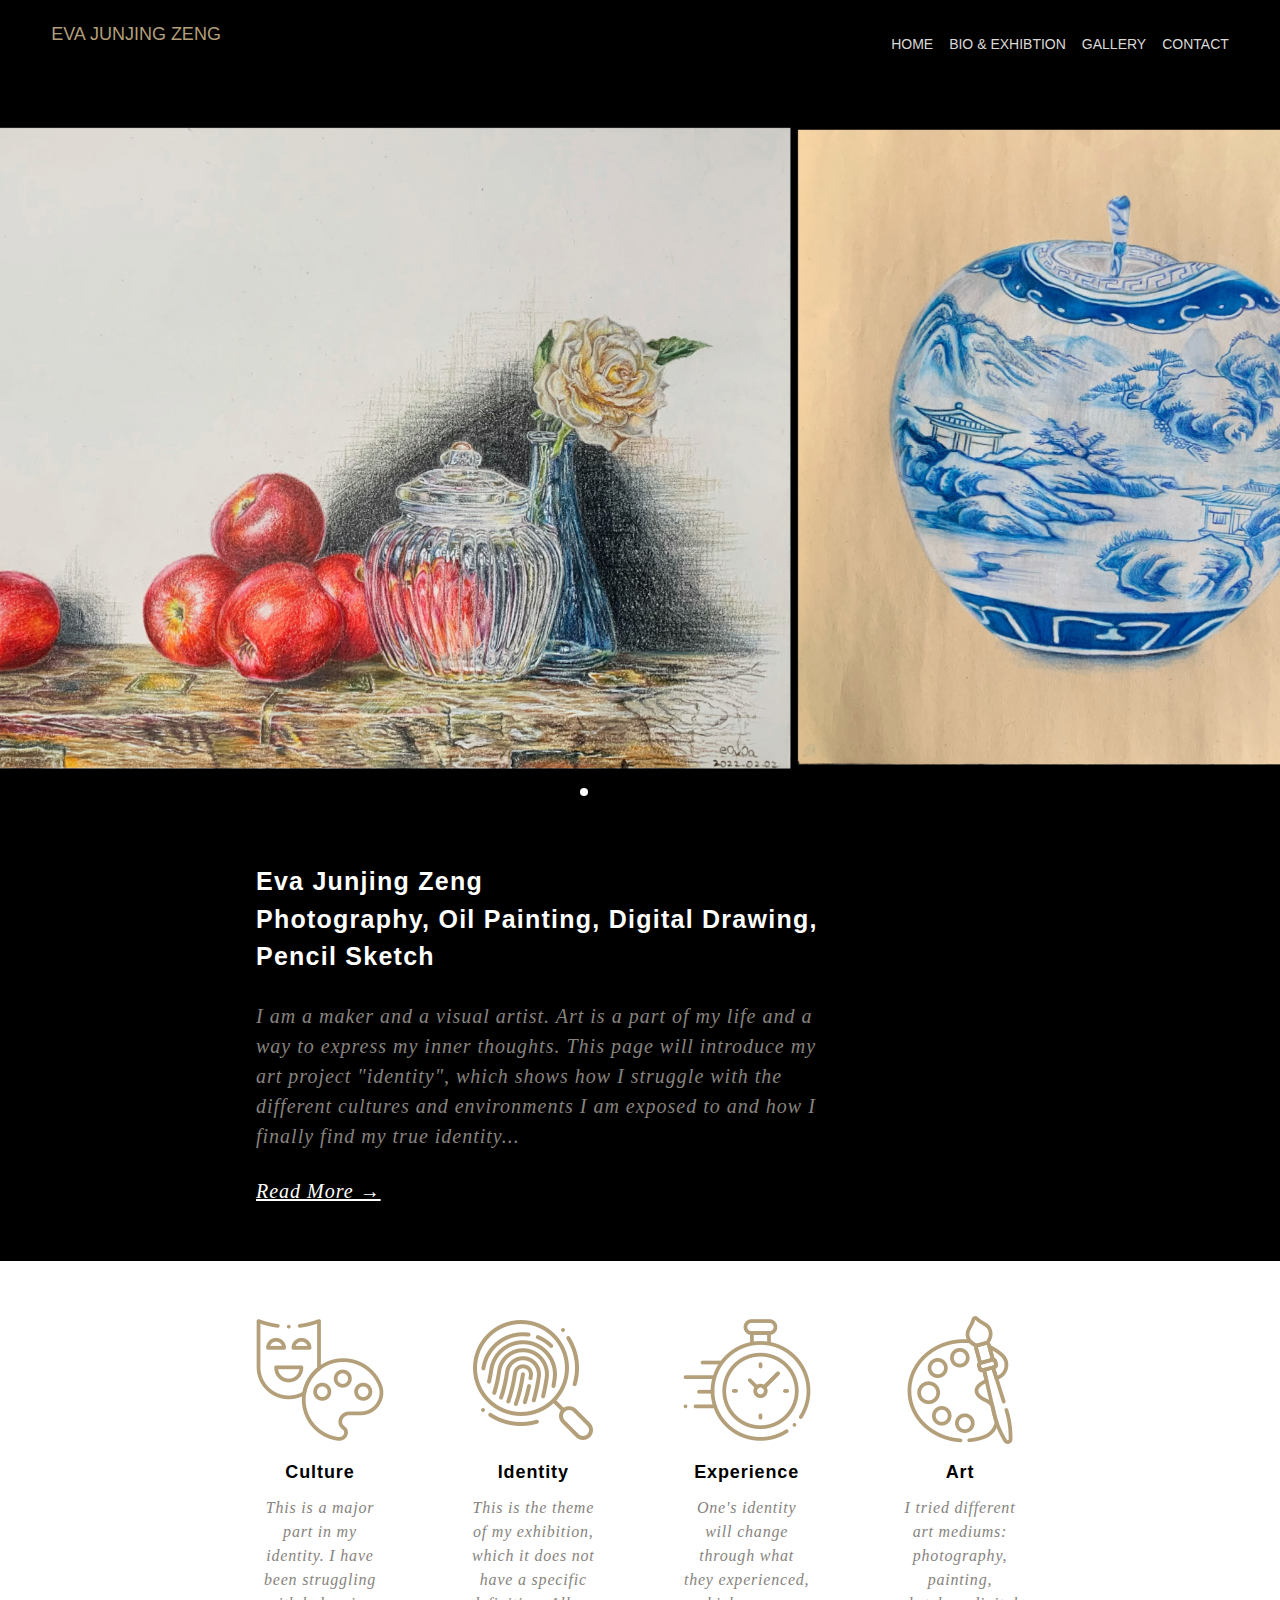
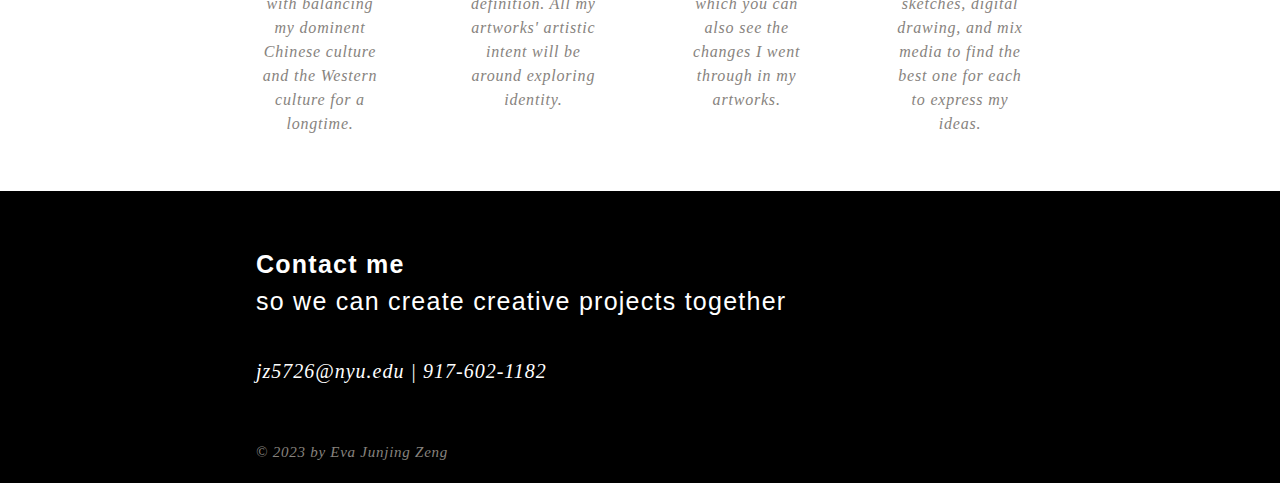
<file: index.html>
<!DOCTYPE html>
<html>

<head>
    <meta charset="utf-8">
    <meta name="viewport" content="width=device-width, initial-scale=1">
    <title>HOME|Identity</title>
    <link rel="stylesheet" href="https://cdn.jsdelivr.net/npm/swiper@9/swiper-bundle.min.css" /> <!-- Swiper stylesheet -->
    <link rel="stylesheet" type="text/css" href="style.css">
</head>

<body>
    <!-- Top Navigation Bar -->
    <div class="topnav">
        <div><a href="index.html" class='name'>EVA JUNJING ZENG</a></div>
        <a href="index.html">HOME</a>
        <a href="BIO.html">BIO & EXHIBTION</a>
        <a href="GALLERY.html">GALLERY</a>
        <a href="#contact">CONTACT</a>
    </div>
    
    <!-- Swiper of Artworks -->
    <div class="swiper mySwiper">
        <div class="swiper-wrapper">
            <div class="swiper-slide"><img src="Artworks/Transformation-bg.jpg"></div>
            <div class="swiper-slide"><img src="Artworks/WashAway-bg.jpg"></div>
            <div class="swiper-slide"><img src="Artworks/Puzzle-bg.jpg"></div>
            <div class="swiper-slide"><img src="Artworks/Lost-bg.jpg"></div>
            <div class="swiper-slide"><img src="Artworks/BirdOfParadise-bg.jpg"></div>
            <div class="swiper-slide"><img src="Artworks/HumanoidVase-bg.jpg"></div>
            <div class="swiper-slide"><img src="Artworks/AlterEgoSelfPortrait-bg.jpg"></div>
            <div class="swiper-slide"><img src="Artworks/TheBallonChasers-bg.jpg"></div>
        </div>
        <div class="swiper-pagination"></div>
    </div>

    <!-- Abt Me & Exhibition Summary -->
    <div>
        <heading> Eva Junjing Zeng <br> Photography, Oil Painting, Digital Drawing, Pencil Sketch </heading>
        <descrip> I am a maker and a visual artist. Art is a part of my life and a way to express my inner thoughts. This page will introduce my art project "identity", which shows how I struggle with the different cultures and environments I am exposed to and how I finally find my true identity... </descrip>
        <div class="readMore">
            <descrip-white> <a href="BIO.html">Read More →</a> </descrip-white>
        </div>
    </div>
    <!-- Theme Description -->
    <div class="theme">
        <!-- Culture -->
        <div id="culture">
            <img src="culture.png">
            <theme-title> Culture </theme-title>
            <theme-descrip> This is a major part in my identity. I have been struggling with balancing my dominent Chinese culture and the Western culture for a longtime. </theme-descrip>
        </div>
        <!-- Identity -->
        <div id="identity">
            <img src="identity.png">
            <theme-title> Identity </theme-title>
            <theme-descrip> This is the theme of my exhibition, which it does not have a specific definition. All my artworks' artistic intent will be around exploring identity. </theme-descrip>
        </div>
        <!-- Experience -->
        <div id="experience">
            <img src="clock.png">
            <theme-title> Experience </theme-title>
            <theme-descrip> One's identity will change through what they experienced, which you can also see the changes I went through in my artworks. </theme-descrip>
        </div>
        <!-- Art -->
        <div id="art">
            <img src="art.png">
            <theme-title> Art </theme-title>
            <theme-descrip> I tried different art mediums: photography, painting, sketches, digital drawing, and mix media to find the best one for each to express my ideas. </theme-descrip>
        </div>
    </div>
    <!-- Contact -->
    <div id="contact">
        <heading> Contact me </heading>
        <heading-thinner> so we can create creative projects together </heading-thinner>
        <descrip-white> jz5726@nyu.edu | 917-602-1182</descrip-white>
        <copyright> © 2023 by Eva Junjing Zeng</copyright>
    </div>
    <script src="https://cdn.jsdelivr.net/npm/swiper@9/swiper-bundle.min.js"></script>
    <script type="text/javascript" src="script.js"></script>
</body>

</html>
</file>
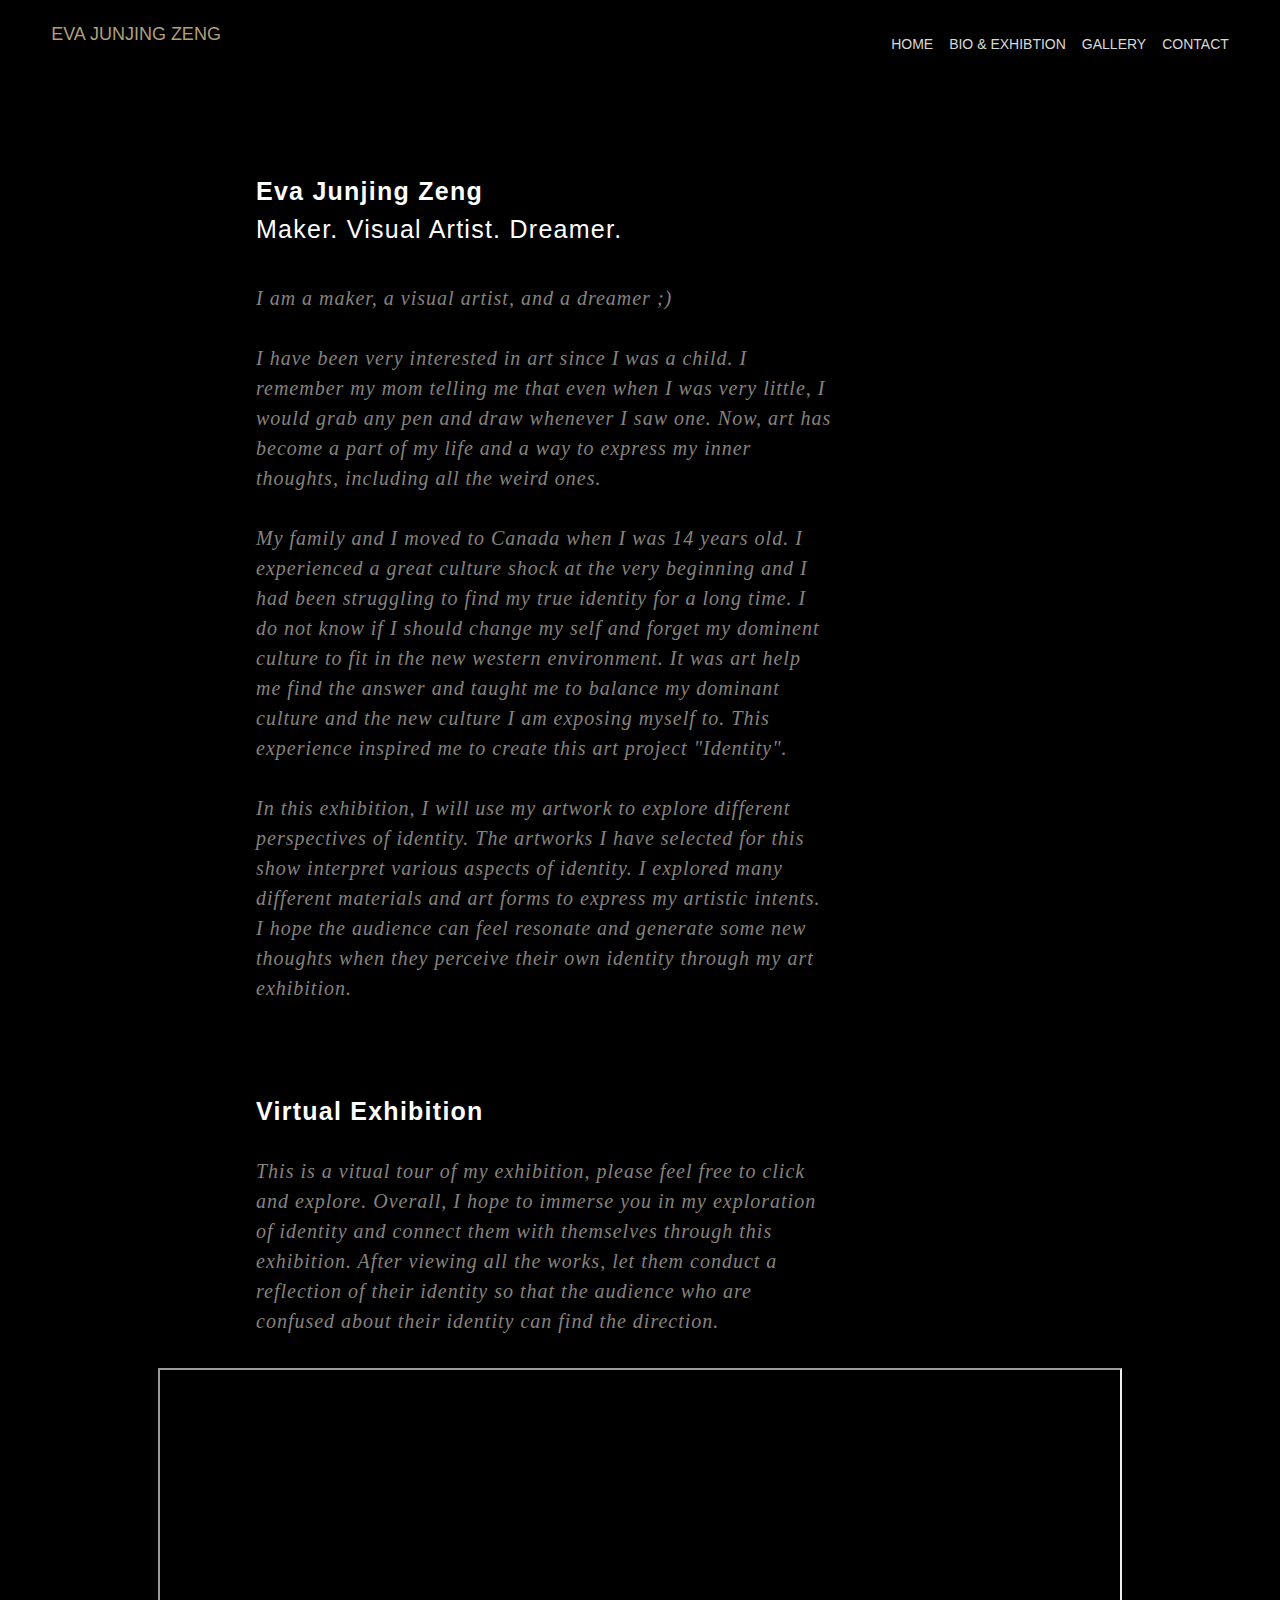
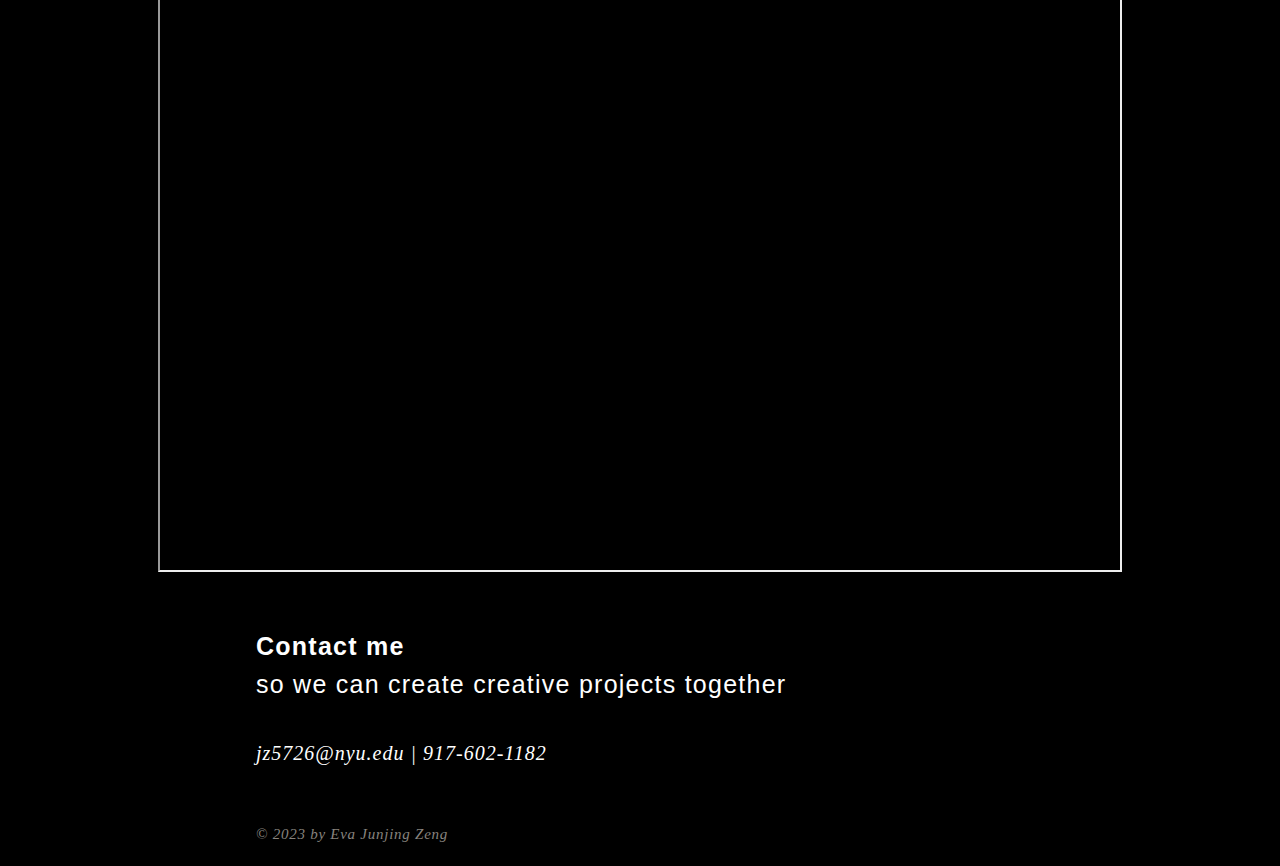
<file: BIO.html>
<!DOCTYPE html>
<html>
<head>
    <meta charset="utf-8">
    <meta name="viewport" content="width=device-width, initial-scale=1">
    <title>BIO|Identity</title>
    <link rel="stylesheet" type="text/css" href="style.css">
</head>
<body>
    <!-- Top Navigation Bar -->
    <div class="topnav">
        <div><a href="index.html" class='name'>EVA JUNJING ZENG</a></div>
        <a href="index.html">HOME</a>
        <a href="BIO.html">BIO & EXHIBTION</a>
        <a href="GALLERY.html">GALLERY</a>
        <a href="#contact-bio">CONTACT</a>
    </div>

    <!-- Abt Me & Exhibition Summary -->
    <div class="bio">
        <heading> Eva Junjing Zeng </heading>
        <heading-thinner> Maker. Visual Artist. Dreamer. <br>
        </heading-thinner>
        <descrip> I am a maker, a visual artist, and a dreamer ;)<br>
        <br> I have been very interested in art since I was a child. I remember my mom telling me that even when I was very little, I would grab any pen and draw whenever I saw one. Now, art has become a part of my life and a way to express my inner thoughts, including all the weird ones.<br>
        <br> My family and I moved to Canada when I was 14 years old. I experienced a great culture shock at the very beginning and I had been struggling to find my true identity for a long time. I do not know if I should change my self and forget my dominent culture to fit in the new western environment. It was art help me find the answer and taught me to balance my dominant culture and the new culture I am exposing myself to. This experience inspired me to create this art project "Identity".<br>
        <br> In this exhibition, I will use my artwork to explore different perspectives of identity. The artworks I have selected for this show interpret various aspects of identity. I explored many different materials and art forms to express my artistic intents. I hope the audience can feel resonate and generate some new thoughts when they perceive their own identity through my art exhibition. 
        </descrip>
    </div>

    <div class="exhibition">
        <heading> Virtual Exhibition </heading>
        <descrip> This is a vitual tour of my exhibition, please feel free to click and explore. Overall, I hope to immerse you in my exploration of identity and connect them with themselves through this exhibition. After viewing all the works, let them conduct a reflection of their identity so that the audience who are confused about their identity can find the direction. </descrip>
        <div id="exhibitionFrameContainer">
            <iframe src="https://galeryst.com/gallery/2159d38b-f898-4c86-94fe-9d69587d16a5/browse" id="virtual-exhibiton"></iframe>
        </div>
    </div>

    <!-- Contact -->
    <div id="contact-bio">
        <heading> Contact me </heading>
        <heading-thinner> so we can create creative projects together </heading-thinner>
        <descrip-white> jz5726@nyu.edu | 917-602-1182</descrip-white>
        <copyright> © 2023 by Eva Junjing Zeng</copyright>
    </div>
</body>
</html>
</file>
<file: style.css>
:root {
	--swiper-theme-color: #fff;
}


body {
	background-color: #000000;
	margin: 0px;
	padding: 0px;
}

heading {
	color: #FFFFFF;
	display: flex;
	padding-left: 20%;
	width: 45%;
	vertical-align: baseline;
	padding-top: 55px;
	line-height: 1.5em;
	letter-spacing: 0.05em;
	font-weight: bold;
	font-size: 25px;
	font-family: sans-serif;
}

heading-thinner {
	color: #FFFFFF;
	display: flex;
	padding-left: 20%;
	width: 45%;
	vertical-align: baseline;
	padding-bottom: 10px;
	line-height: 1.5em;
	letter-spacing: 0.05em;
	font-weight: lighter;
	font-size: 25px;
	font-family: sans-serif;
}

descrip {
	display: flex;
	color: #87837E;
	padding-left: 20%;
	width: 45%;
	padding-top: 25px;
	line-height: 1.5em;
	letter-spacing: 0.05em;
	font-style: italic;
	font-size: 20px;
	font-family: serif;
}

descrip-white {
	display: flex;
	color: #FFFFFF;
	padding-left: 20%;
	width: 45%;
	padding-top: 25px;
	padding-bottom: 55px;
	line-height: 1.5em;
	letter-spacing: 0.05em;
	font-style: italic;
	font-size: 20px;
	font-family: serif;
}

theme-title {
	display: flex;
	color: #000000;
	padding-top: 15px;
	line-height: 1.5em;
	letter-spacing: 0.05em;
	text-align: center;
	font-size: 18px;
	font-weight: bold;
	font-family: sans-serif;
}

theme-descrip {
	display: flex;
	color: #87837E;
	width: 60%;
	padding-top: 10px;
	padding-bottom: 55px;
	line-height: 1.5em;
	letter-spacing: 0.05em;
	vertical-align: baseline;
	text-align: center;
	font-style: italic;
	font-size: 16px;
	font-family: serif;
}

.topnav {
	display: flex;
	overflow: hidden;
	background: transparent;
	border: 0px;
	padding: 1em;
	padding-left: 4vw;
	padding-right: 4vw;
	margin: 0px;
	outline: 0px;
	font-weight: lighter;
	font-family: sans-serif;
	gap: 1em;
	align-items: center;
}

.readMore a{
	color: white;
}

.topnav a {
	color: #DBD9D7;
	padding-top: 20px;
	font-size: 14px;
	text-decoration: none;
}

.topnav > div {
	flex-grow: 1;
}

.topnav a.name {
	color: #B39F79; 
	font-size: 18px;
}

a:visited {
	color: #DBD9D7;
}

a:hover {
	color: #B39F79;
}

.bio {
	padding-top: 50px;
}

.exhibition {
	padding-top: 35px;
	padding-bottom: 35px;
	width: 100%;
	height: 800px;
}

#exhibitionFrameContainer {
	display: flex;
	justify-content: center;
	margin-top: 2em;
}

#virtual-exhibiton {
	/*background-color: #FFFFFF;
	display: block;
	justify-content: center;*/
	width: 75%;
	height: 800px;
}

copyright {
	display: flex;
	color: #87837E;
	padding-left: 20%;
	width: 45%;
	padding-bottom: 20px;
	line-height: 1.5em;
	letter-spacing: 0.05em;
	font-style: italic;
	font-size: 15px;
	font-family: serif;
}

/* GALLERY STYLES */

.galleryContainer {
	margin-top: 280px;
	width: 100%;
	display: flex;
	flex-direction: column;
	align-items: center;
	background-color: #87837E;
}
.galleryItem {
	max-width: 75vw;
	display: grid;
	margin: 2em;
	grid-template-columns: repeat(2, 1fr);
}

.galleryDescription {
	background-color: #000;
	color: #87837E;
	padding: 2em;
}

.galleryThumbnail img {
	width: 100%;
	height: 100%;
	object-fit: cover;
}

.galleryAdditionalImages {
	grid-column-end: span 2;
	display: flex;
	gap: 1em;
	padding: 1em;
	background-color: #000;
}

.galleryAdditionalImages img {
	width: 100%;
}

/* SWIPER STYLES */

.swiper {
	margin-top: 20px;
	width: 100%;
}

.swiper-slide {
  display: flex;
  justify-content: center;
  align-items: center;
}

.swiper-slide img {
  display: block;
  width: 100%;
  height: 80vh;
  object-fit: cover;
}

.gallery-top {
 position: relative;
 height: 300px;
}

#gallery-bg {
 position: absolute;
 margin-top: 0px;
 padding-top: 0px;
 width: 100%;
 opacity: 40%;
}

.gallery-title {
 position: absolute;
 padding-left: 11%;
 padding-top: 50px;
 width: 45%;
 vertical-align: baseline;
 line-height: 1.5em;
 letter-spacing: 0.05em;
 font-weight: bold;
 font-size: 25px;
 font-family: sans-serif;
}


#gallery-text {
 background-color: black;
 position: absolute;
 color: #87837E;
 width: 45%;
 margin-left: 20%;
 margin-top: 150px;
 line-height: 1.5em;
 letter-spacing: 0.05em;
 vertical-align: baseline;
 text-align: leftx;
 font-style: italic;
 font-size: 20px;
 font-family: serif;
}

#contact-bio {
	padding-top: 300px;
	position: relative;
}

#contact-gallery {
	position: relative;
}

.artwork-title {
	color: #FFFFFF;
	display: flex;
	margin-top: 10px;
	padding-top: 0px;
	padding-left: 15%;
	width: 70%;
	margin-bottom: 15px;
	line-height: 1.5em;
	letter-spacing: 0.05em;
	font-weight: normal;
	font-size: 35px;
	font-family: sans-serif;
}

.artwork-descrip {
	color: #FFFFFF;
	display: flex;
	padding-left: 15%;
	width: 70%;
	margin-bottom: 25px;
	line-height: 1.5em;
	letter-spacing: 0.05em;
	font-weight: lighter;
	font-size: 18px;
	font-family: sans-serif;
}

.artwork-detailed {
	color: #FFFFFF;
	display: flex;
	padding-left: 15%;
	width: 70%;
	line-height: 1.5em;
	letter-spacing: 0.05em;
	font-weight: lighter;
	font-size: 15px;
	font-family: sans-serif;
}

.theme {
display: grid;
grid-template-columns: repeat(6, 1fr);
background-color: #FFFFFF;
justify-items: center;
}

#culture {
	margin-top: 55px;
	grid-column: 2 / 3;
	display: flex;
	flex-direction: column;
	align-items: center;
}

#identity {
	margin-top: 55px;
	grid-column: 3 / 4;
	display: flex;
	flex-direction: column;
	align-items: center;
}

#experience {
	margin-top: 55px;
	grid-column: 4 / 5;
	display: flex;
	flex-direction: column;
	align-items: center;
}

#art {
	margin-top: 55px;
	grid-column: 5 / 6;
	display: flex;
	flex-direction: column;
	align-items: center;
}

@media screen and (max-width: 800px) {
		.theme {
		display: flex;
		align-items: center;
		flex-direction: column;
	  background-color: #FFFFFF;
	  justify-items: center;
	}

	heading {
		color: #FFFFFF;
		display: flex;
		padding-left: 20%;
		width: 45%;
		vertical-align: baseline;
		padding-top: 55px;
		line-height: 1.5em;
		letter-spacing: 0.05em;
		font-weight: bold;
		font-size: 20px;
		font-family: sans-serif;
	}

	heading-thinner {
		color: #FFFFFF;
		display: flex;
		padding-left: 20%;
		width: 45%;
		vertical-align: baseline;
		padding-bottom: 10px;
		line-height: 1.5em;
		letter-spacing: 0.05em;
		font-weight: lighter;
		font-size: 20px;
		font-family: sans-serif;
	}

	descrip {
		display: flex;
		color: #87837E;
		padding-left: 20%;
		width: 45%;
		padding-top: 25px;
		line-height: 1.5em;
		letter-spacing: 0.05em;
		font-style: italic;
		font-size: 15px;
		font-family: serif;
	}

	descrip-white {
		display: flex;
		color: #FFFFFF;
		padding-left: 20%;
		width: 45%;
		padding-top: 25px;
		padding-bottom: 55px;
		line-height: 1.5em;
		letter-spacing: 0.05em;
		font-style: italic;
		font-size: 15px;
		font-family: serif;
	}
}

@media screen and (max-width: 650px) {
	.topnav a {
		color: #DBD9D7;
		padding-top: 20px;
		font-size: 12px;
		text-decoration: none;
	}

.topnav a.name {
		color: #B39F79; 
		font-size: 16px;
	}

}
</file>
